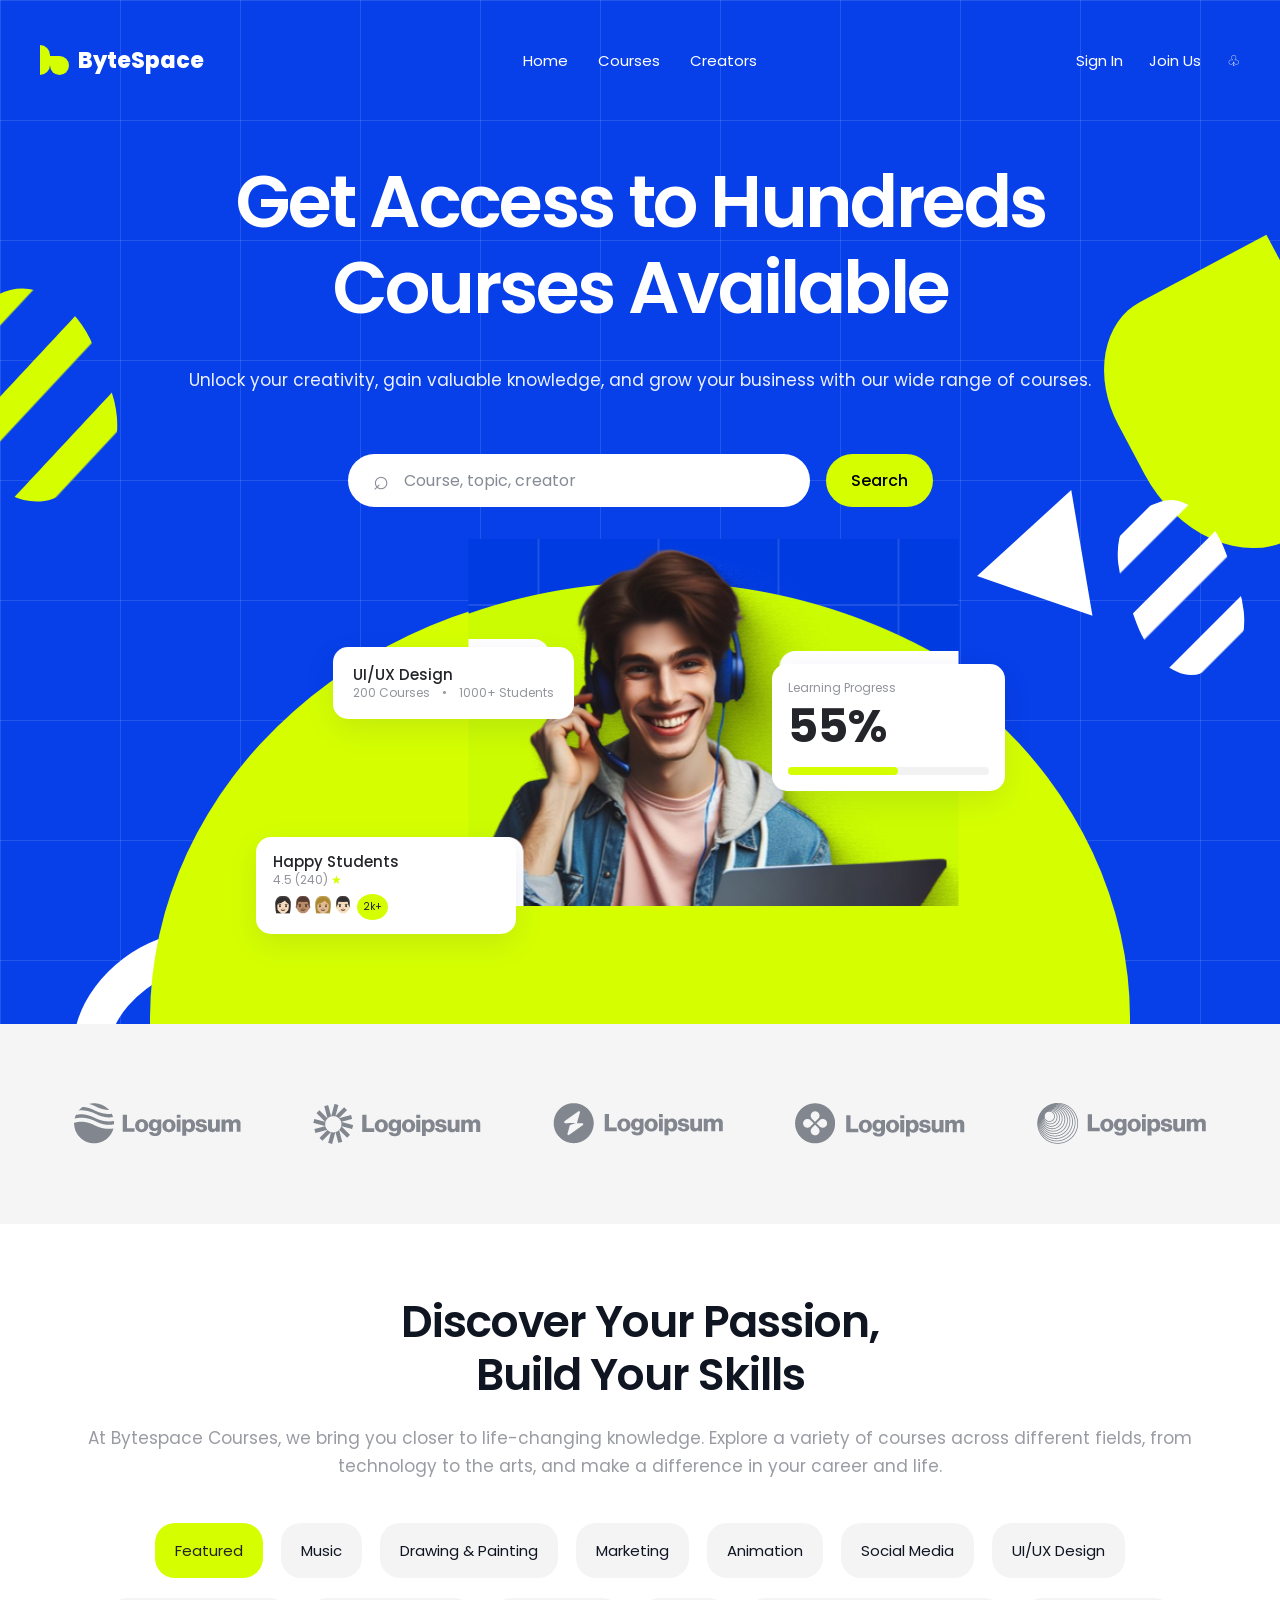
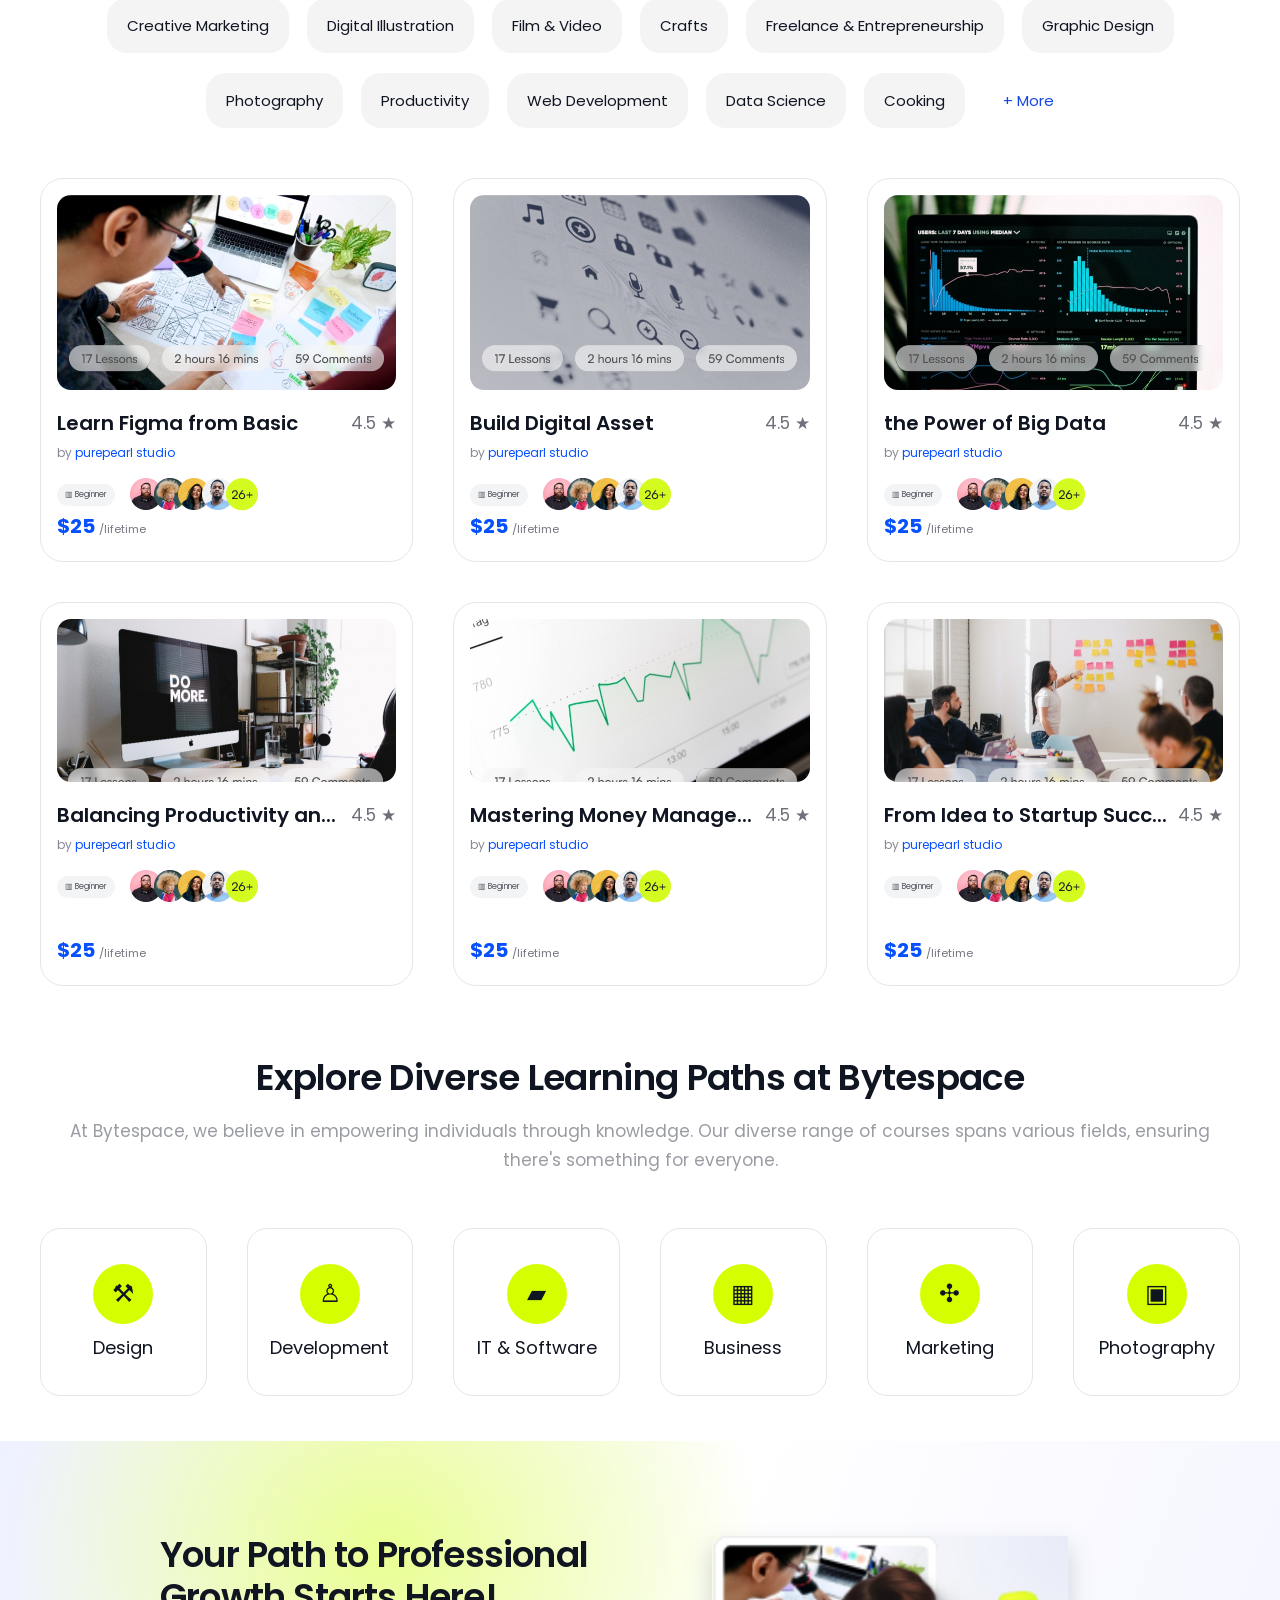
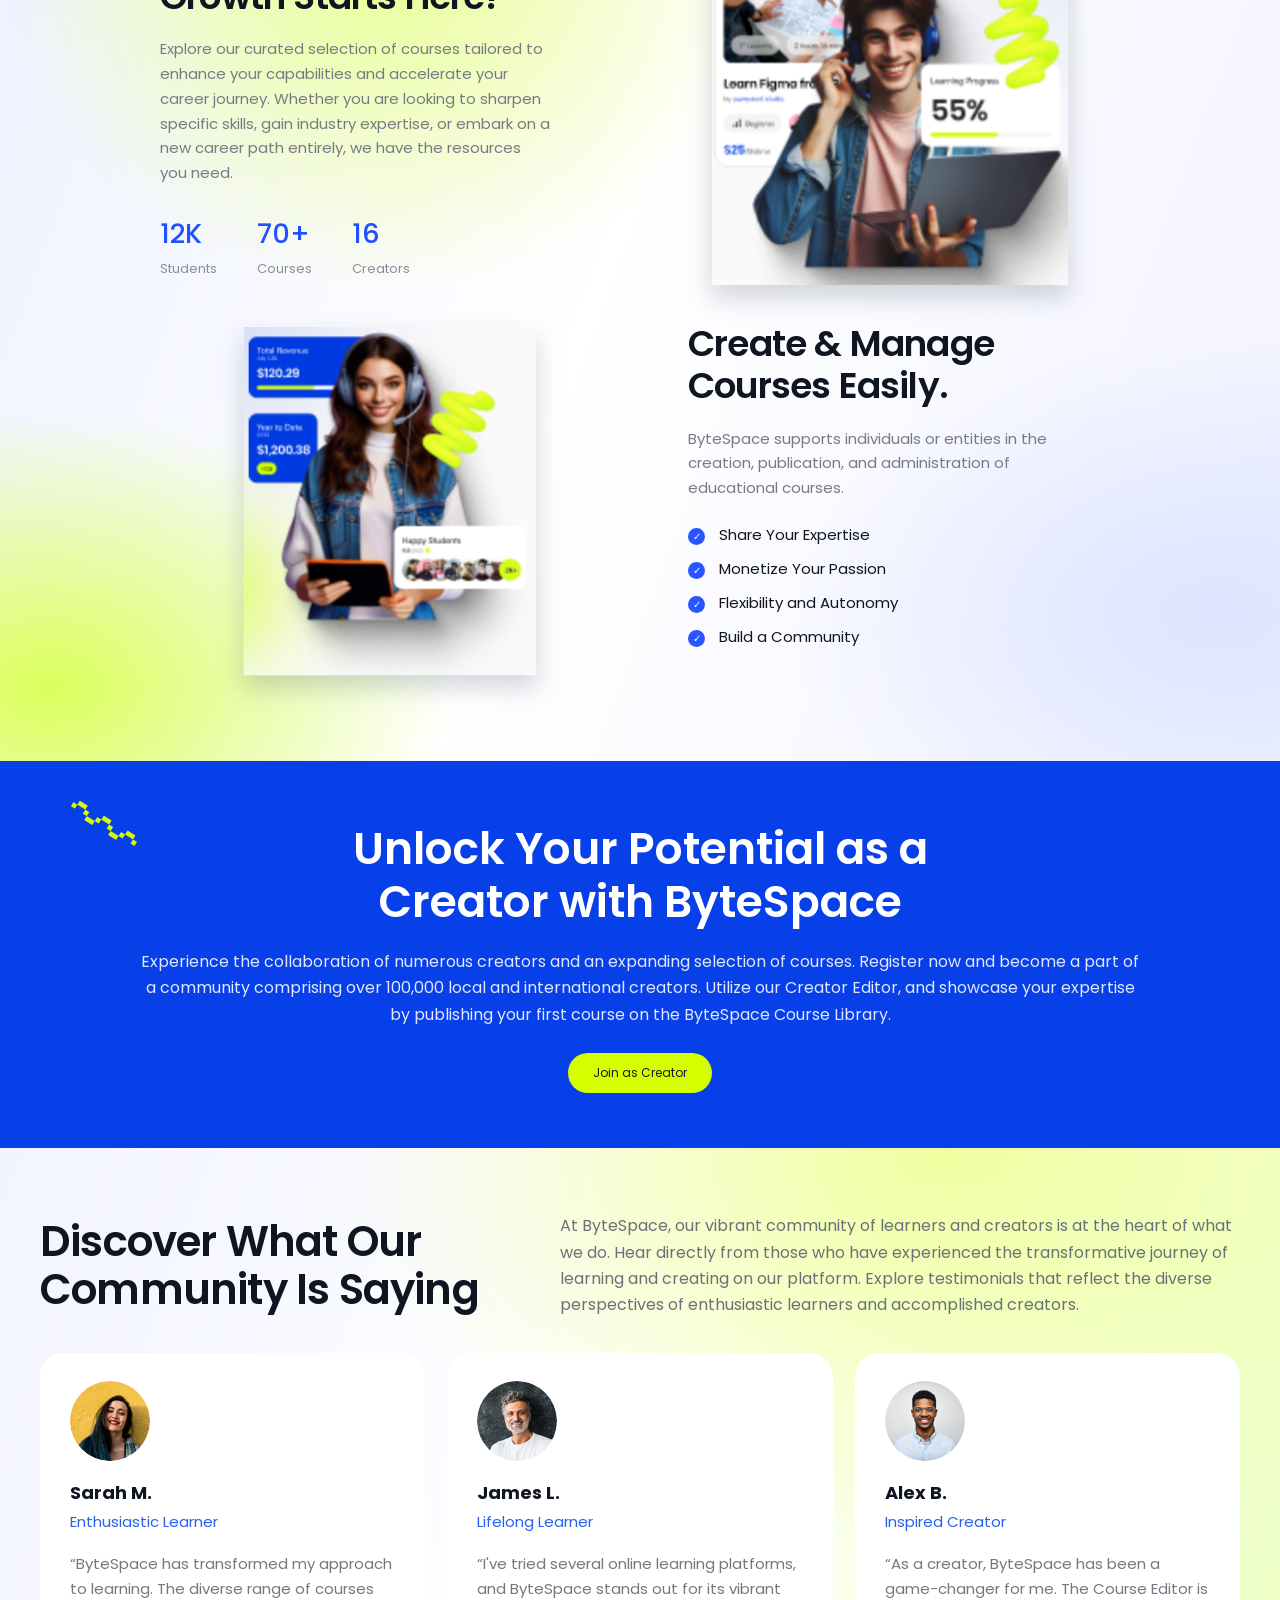
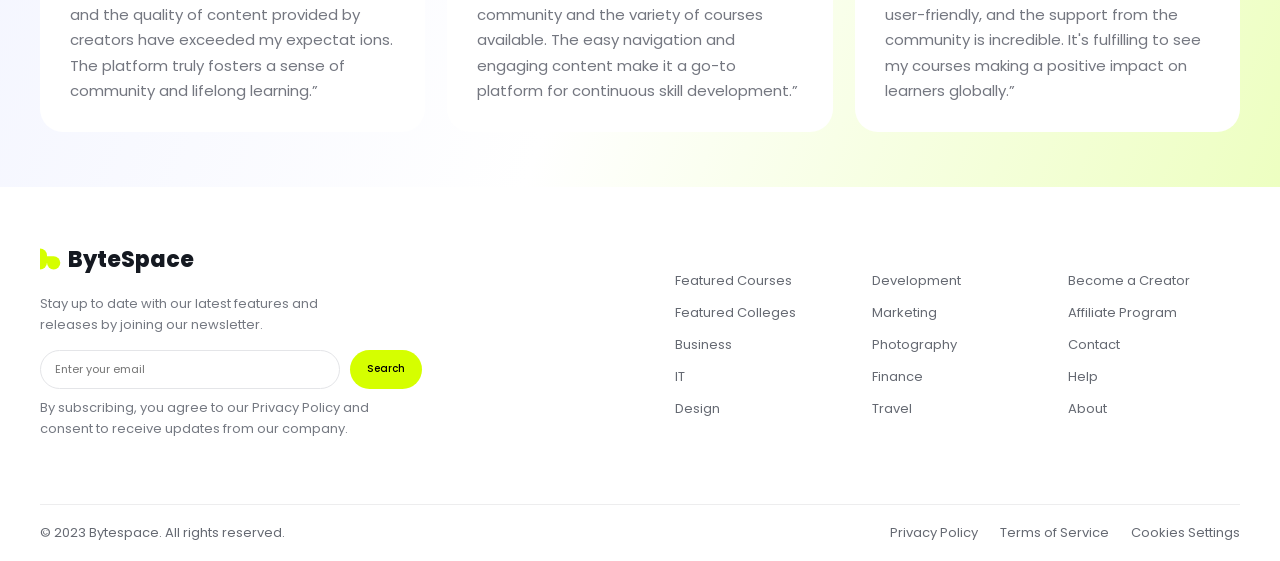
<file: index.html>
<!doctype html>
<html lang="en">
  <head>
    <meta charset="utf-8">
    <meta name="viewport" content="width=device-width, initial-scale=1">
    <meta name="theme-color" content="#073fe8">
    <title>
      ByteSpace — Learn, grow and create
    </title>
    <link rel="preconnect" href="https://fonts.googleapis.com">
    <link rel="preconnect" href="https://fonts.gstatic.com" crossorigin>
    <link href="https://fonts.googleapis.com/css2?family=Poppins:wght@400;500;600;700;800&display=swap" rel="stylesheet">
    <link rel="stylesheet" href="styles.css">
  </head>
  <body>
    <header class="hero" id="home">
      <div class="hero-grid">
      </div>
      <span class="squiggle lime-squiggle">
      </span>
      <span class="squiggle white-squiggle">
      </span>
      <span class="triangle">
      </span>
      <span class="ring">
      </span>
      <span class="corner">
      </span>
      <nav class="nav wrap" aria-label="Main navigation">
        <a class="brand" href="#home">
          <i class="brand-mark">
          </i>
          ByteSpace
        </a>
        <div class="nav-links">
          <a href="#home">
            Home
          </a>
          <a href="#courses">
            Courses
          </a>
          <a href="#creators">
            Creators
          </a>
        </div>
        <div class="nav-actions">
          <a href="login.html">
            Sign In
          </a>
          <a href="register.html">
            Join Us
          </a>
          <a href="#courses" aria-label="Shopping bag">
            ♧
          </a>
        </div>
      </nav>
      <div class="hero-copy">
        <h1>
          Get Access to Hundreds
          <br class="desktop-break">
          Courses Available
        </h1>
        <p>
          Unlock your creativity, gain valuable knowledge, and grow your business with our wide range of courses.
        </p>
        <form class="search" action="#courses">
          <label>
            <span aria-hidden="true">
              ⌕
            </span>
            <input aria-label="Search courses" placeholder="Course, topic, creator">
          </label>
          <button>
            Search
          </button>
        </form>
      </div>
      <div class="hero-art">
        <div class="lime-orbit">
        </div>
        <img class="hero-learner" src="assets/hero-figure.png" alt="Smiling learner wearing headphones and holding a tablet">
        <div class="float-card course-float">
          <b>
            UI/UX Design
          </b>
          <small>
            200 Courses　•　1000+ Students
          </small>
        </div>
        <div class="float-card progress-float">
          <small>
            Learning Progress
          </small>
          <strong>
            55%
          </strong>
          <span>
            <i>
            </i>
          </span>
        </div>
        <div class="float-card happy-float">
          <b>
            Happy Students
          </b>
          <small>
            4.5 (240)
            <em>
              ★
            </em>
          </small>
          <div class="faces">
            👩🏻👨🏽👩🏼👨🏻
            <em>
              2k+
            </em>
          </div>
        </div>
      </div>
    </header>
    <main>
      <section class="discovery section-wrap" id="courses">
        <div class="logo-strip" aria-label="Trusted by leading brands">
          <img src="assets/brand-logos.png" alt="Logoipsum partner brands">
        </div>
        <div class="section-heading">
          <h2>
            Discover Your Passion,
            <br>
            Build Your Skills
          </h2>
          <p>
            At Bytespace Courses, we bring you closer to life-changing knowledge. Explore a variety of courses across different fields, from technology to the arts, and make a difference in your career and life.
          </p>
        </div>
        <div class="chips">
          <span class="selected">
            Featured
          </span>
          <span>
            Music
          </span>
          <span>
            Drawing &amp; Painting
          </span>
          <span>
            Marketing
          </span>
          <span>
            Animation
          </span>
          <span>
            Social Media
          </span>
          <span>
            UI/UX Design
          </span>
          <span>
            Creative Marketing
          </span>
          <span>
            Digital Illustration
          </span>
          <span>
            Film &amp; Video
          </span>
          <span>
            Crafts
          </span>
          <span>
            Freelance &amp; Entrepreneurship
          </span>
          <span>
            Graphic Design
          </span>
          <span>
            Photography
          </span>
          <span>
            Productivity
          </span>
          <span>
            Web Development
          </span>
          <span>
            Data Science
          </span>
          <span>
            Cooking
          </span>
          <a href="#paths">
            + More
          </a>
        </div>
        <div class="course-grid">
          <article class="course-card">
            <img src="assets/course-figma.png" alt="Course preview">
            <div class="course-info">
              <div class="course-title-row">
                <h3>
                  Learn Figma from Basic
                </h3>
                <span class="rating">
                  4.5 ★
                </span>
              </div>
              <small class="instructor">
                by
                <a href="#creators">
                  purepearl studio
                </a>
              </small>
              <div class="course-lower">
                <span class="difficulty">
                  ▥ Beginner
                </span>
                <img src="assets/course-avatars.png" alt="">
              </div>
              <strong class="course-price">
                $25
                <small>
                  /lifetime
                </small>
              </strong>
            </div>
          </article>
          <article class="course-card">
            <img src="assets/course-design.png" alt="Course preview">
            <div class="course-info">
              <div class="course-title-row">
                <h3>
                  Build Digital Asset
                </h3>
                <span class="rating">
                  4.5 ★
                </span>
              </div>
              <small class="instructor">
                by
                <a href="#creators">
                  purepearl studio
                </a>
              </small>
              <div class="course-lower">
                <span class="difficulty">
                  ▥ Beginner
                </span>
                <img src="assets/course-avatars.png" alt="">
              </div>
              <strong class="course-price">
                $25
                <small>
                  /lifetime
                </small>
              </strong>
            </div>
          </article>
          <article class="course-card">
            <img src="assets/course-data.png" alt="Course preview">
            <div class="course-info">
              <div class="course-title-row">
                <h3>
                  the Power of Big Data
                </h3>
                <span class="rating">
                  4.5 ★
                </span>
              </div>
              <small class="instructor">
                by
                <a href="#creators">
                  purepearl studio
                </a>
              </small>
              <div class="course-lower">
                <span class="difficulty">
                  ▥ Beginner
                </span>
                <img src="assets/course-avatars.png" alt="">
              </div>
              <strong class="course-price">
                $25
                <small>
                  /lifetime
                </small>
              </strong>
            </div>
          </article>
          <article class="course-card">
            <img src="assets/course-balance.png" alt="Course preview">
            <div class="course-info">
              <div class="course-title-row">
                <h3>
                  Balancing Productivity an...
                </h3>
                <span class="rating">
                  4.5 ★
                </span>
              </div>
              <small class="instructor">
                by
                <a href="#creators">
                  purepearl studio
                </a>
              </small>
              <div class="course-lower">
                <span class="difficulty">
                  ▥ Beginner
                </span>
                <img src="assets/course-avatars.png" alt="">
              </div>
              <strong class="course-price">
                $25
                <small>
                  /lifetime
                </small>
              </strong>
            </div>
          </article>
          <article class="course-card">
            <img src="assets/course-money.png" alt="Course preview">
            <div class="course-info">
              <div class="course-title-row">
                <h3>
                  Mastering Money Manage...
                </h3>
                <span class="rating">
                  4.5 ★
                </span>
              </div>
              <small class="instructor">
                by
                <a href="#creators">
                  purepearl studio
                </a>
              </small>
              <div class="course-lower">
                <span class="difficulty">
                  ▥ Beginner
                </span>
                <img src="assets/course-avatars.png" alt="">
              </div>
              <strong class="course-price">
                $25
                <small>
                  /lifetime
                </small>
              </strong>
            </div>
          </article>
          <article class="course-card">
            <img src="assets/course-startup.png" alt="Course preview">
            <div class="course-info">
              <div class="course-title-row">
                <h3>
                  From Idea to Startup Succ...
                </h3>
                <span class="rating">
                  4.5 ★
                </span>
              </div>
              <small class="instructor">
                by
                <a href="#creators">
                  purepearl studio
                </a>
              </small>
              <div class="course-lower">
                <span class="difficulty">
                  ▥ Beginner
                </span>
                <img src="assets/course-avatars.png" alt="">
              </div>
              <strong class="course-price">
                $25
                <small>
                  /lifetime
                </small>
              </strong>
            </div>
          </article>
        </div>
        <div class="paths" id="paths">
          <h2>
            Explore Diverse Learning Paths at Bytespace
          </h2>
          <p>
            At Bytespace, we believe in empowering individuals through knowledge. Our diverse range of courses spans various fields, ensuring there's something for everyone.
          </p>
          <div class="path-grid">
            <a href="#courses">
              <i>
                ⚒
              </i>
              Design
            </a>
            <a href="#courses">
              <i>
                ♙
              </i>
              Development
            </a>
            <a href="#courses">
              <i>
                ▰
              </i>
              IT &amp; Software
            </a>
            <a href="#courses">
              <i>
                ▦
              </i>
              Business
            </a>
            <a href="#courses">
              <i>
                ✣
              </i>
              Marketing
            </a>
            <a href="#courses">
              <i>
                ▣
              </i>
              Photography
            </a>
          </div>
        </div>
      </section>
      <section class="features">
        <div class="feature-wrap">
          <article class="feature">
            <div class="feature-copy">
              <h2>
                Your Path to Professional
                <br>
                Growth Starts Here!
              </h2>
              <p>
                Explore our curated selection of courses tailored to enhance your capabilities and accelerate your career journey. Whether you are looking to sharpen specific skills, gain industry expertise, or embark on a new career path entirely, we have the resources you need.
              </p>
              <div class="stats">
                <span>
                  <b>
                    12K
                  </b>
                  <small>
                    Students
                  </small>
                </span>
                <span>
                  <b>
                    70+
                  </b>
                  <small>
                    Courses
                  </small>
                </span>
                <span>
                  <b>
                    16
                  </b>
                  <small>
                    Creators
                  </small>
                </span>
              </div>
            </div>
            <div class="feature-visual">
              <img src="assets/feature-learner.png" alt="Learner previewing a course with a learning progress card">
            </div>
          </article>
          <article class="feature creator-feature" id="creators">
            <div class="feature-visual">
              <img src="assets/feature-creator.png" alt="Creator using a tablet with revenue and student cards">
            </div>
            <div class="feature-copy">
              <h2>
                Create &amp; Manage
                <br>
                Courses Easily.
              </h2>
              <p>
                ByteSpace supports individuals or entities in the creation, publication, and administration of educational courses.
              </p>
              <ul>
                <li>
                  Share Your Expertise
                </li>
                <li>
                  Monetize Your Passion
                </li>
                <li>
                  Flexibility and Autonomy
                </li>
                <li>
                  Build a Community
                </li>
              </ul>
            </div>
          </article>
        </div>
      </section>
      <section class="creator-cta" id="join">
        <span class="cta-squiggle">
          〰
        </span>
        <h2>
          Unlock Your Potential as a
          <br>
          Creator with ByteSpace
        </h2>
        <p>
          Experience the collaboration of numerous creators and an expanding selection of courses. Register now and become a part of a community comprising over 100,000 local and international creators. Utilize our Creator Editor, and showcase your expertise by publishing your first course on the ByteSpace Course Library.
        </p>
        <a href="register.html">
          Join as Creator
        </a>
      </section>
      <section class="testimonials section-wrap">
        <div class="testimonial-heading">
          <h2>
            Discover What Our
            <br>
            Community Is Saying
          </h2>
          <p>
            At ByteSpace, our vibrant community of learners and creators is at the heart of what we do. Hear directly from those who have experienced the transformative journey of learning and creating on our platform. Explore testimonials that reflect the diverse perspectives of enthusiastic learners and accomplished creators.
          </p>
        </div>
        <div class="testimonial-grid">
          <article>
            <img class="avatar" src="assets/sarah.png" alt="">
            <h3>
              Sarah M.
            </h3>
            <a href="#courses">
              Enthusiastic Learner
            </a>
            <p>
              “ByteSpace has transformed my approach to learning. The diverse range of courses and the quality of content provided by creators have exceeded my expectat
              ions. The platform truly fosters a sense of community and lifelong learning.”
            </p>
          </article>
          <article>
            <img class="avatar" src="assets/james.png" alt="">
            <h3>
              James L.
            </h3>
            <a href="#courses">
              Lifelong Learner
            </a>
            <p>
              “I've tried several online learning platforms, and ByteSpace stands out for its vibrant community and the variety of courses available. The easy navigation and engaging content make it a go-to platform for continuous skill development.”
            </p>
          </article>
          <article>
            <img class="avatar" src="assets/alex.png" alt="">
            <h3>
              Alex B.
            </h3>
            <a href="#creators">
              Inspired Creator
            </a>
            <p>
              “As a creator, ByteSpace has been a game-changer for me. The Course Editor is user-friendly, and the support from the community is incredible. It's fulfilling to see my courses making a positive impact on learners globally.”
            </p>
          </article>
        </div>
      </section>
    </main>
    <footer>
      <div class="footer-main section-wrap">
        <div>
          <a class="brand footer-brand" href="#home">
            <i class="brand-mark">
            </i>
            ByteSpace
          </a>
          <p>
            Stay up to date with our latest features and releases by joining our newsletter.
          </p>
          <form class="newsletter">
            <label class="sr-only" for="email">
              Email
            </label>
            <input id="email" type="email" placeholder="Enter your email">
            <button>
              Search
            </button>
          </form>
          <small>
            By subscribing, you agree to our Privacy Policy and consent to receive updates from our company.
          </small>
        </div>
        <nav class="footer-links" aria-label="Footer">
          <div>
            <a href="#courses">
              Featured Courses
            </a>
            <a href="#courses">
              Featured Colleges
            </a>
            <a href="#courses">
              Business
            </a>
            <a href="#courses">
              IT
            </a>
            <a href="#courses">
              Design
            </a>
          </div>
          <div>
            <a href="#creators">
              Development
            </a>
            <a href="#courses">
              Marketing
            </a>
            <a href="#courses">
              Photography
            </a>
            <a href="#courses">
              Finance
            </a>
            <a href="#courses">
              Travel
            </a>
          </div>
          <div>
            <a href="register.html">
              Become a Creator
            </a>
            <a href="#home">
              Affiliate Program
            </a>
            <a href="#home">
              Contact
            </a>
            <a href="#home">
              Help
            </a>
            <a href="#home">
              About
            </a>
          </div>
        </nav>
      </div>
      <div class="legal section-wrap">
        <span>
          © 2023 Bytespace. All rights reserved.
        </span>
        <div>
          <a href="#home">
            Privacy Policy
          </a>
          <a href="#home">
            Terms of Service
          </a>
          <a href="#home">
            Cookies Settings
          </a>
        </div>
      </div>
    </footer>
  </body>
</html>
</file>
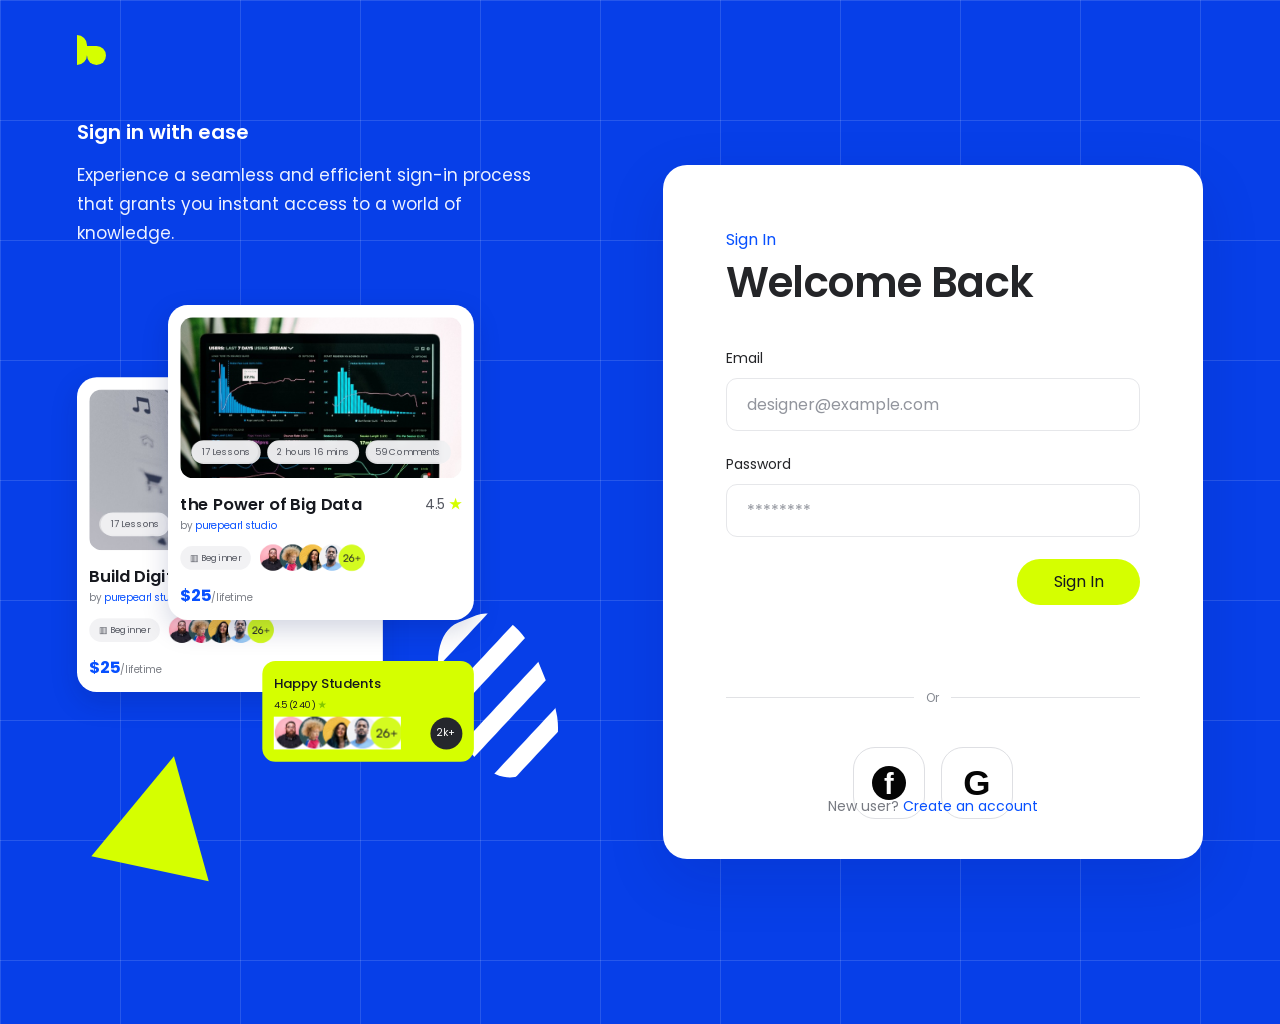
<file: login.html>
<!doctype html>
<html lang="en">
  <head>
    <meta charset="utf-8">
    <meta name="viewport" content="width=device-width, initial-scale=1">
    <meta name="theme-color" content="#073fe8">
    <title>Sign In | ByteSpace</title>
    <link rel="preconnect" href="https://fonts.googleapis.com">
    <link rel="preconnect" href="https://fonts.gstatic.com" crossorigin>
    <link href="https://fonts.googleapis.com/css2?family=Poppins:wght@400;500;600;700;800&display=swap" rel="stylesheet">
    <link rel="stylesheet" href="register.css">
    <link rel="stylesheet" href="login.css">
  </head>
  <body>
    <main class="register-page login-page">
      <div class="grid-pattern" aria-hidden="true"></div>
      <span class="decoration lime-swoosh" aria-hidden="true"></span>
      <span class="decoration white-swoosh" aria-hidden="true"></span>
      <span class="decoration lime-triangle" aria-hidden="true"></span>
      <span class="decoration lime-ring" aria-hidden="true"></span>

      <section class="intro" aria-labelledby="intro-title">
        <a class="brand" href="index.html" aria-label="ByteSpace home">
          <span class="brand-mark" aria-hidden="true"></span>
          <span>ByteSpace</span>
        </a>
        <h1 id="intro-title">Sign in with ease</h1>
        <p>Experience a seamless and efficient sign-in process that grants you instant access to a world of knowledge.</p>

        <div class="course-stack" aria-label="Featured course previews">
          <article class="mini-course mini-course-back">
            <img src="assets/course-design.png" alt="Digital design course preview">
            <div class="mini-meta"><span>17 Lessons</span><span>2 hours 16 mins</span><span>59 Comments</span></div>
            <div class="mini-title-row">
              <h2>Build Digital Asset</h2>
              <span class="mini-rating">4.5 <b>★</b></span>
            </div>
            <p>by <a href="index.html#creators">purepearl studio</a></p>
            <div class="mini-bottom"><span>▥ Beginner</span><img src="assets/course-avatars.png" alt="Course students"></div>
            <strong>$25<small>/lifetime</small></strong>
          </article>

          <article class="mini-course mini-course-front">
            <img src="assets/course-data.png" alt="Data analytics course preview">
            <div class="mini-meta"><span>17 Lessons</span><span>2 hours 16 mins</span><span>59 Comments</span></div>
            <div class="mini-title-row">
              <h2>the Power of Big Data</h2>
              <span class="mini-rating">4.5 <b>★</b></span>
            </div>
            <p>by <a href="index.html#creators">purepearl studio</a></p>
            <div class="mini-bottom"><span>▥ Beginner</span><img src="assets/course-avatars.png" alt="Course students"></div>
            <strong>$25<small>/lifetime</small></strong>
          </article>

          <aside class="student-card">
            <strong>Happy Students</strong>
            <span>4.5 (240) <b>★</b></span>
            <img src="assets/course-avatars.png" alt="ByteSpace students">
            <i>2k+</i>
          </aside>
        </div>
      </section>

      <section class="form-card login-card" aria-labelledby="welcome-title">
        <p class="eyebrow">Sign In</p>
        <h2 id="welcome-title">Welcome Back</h2>

        <form>
          <label for="email">Email</label>
          <input id="email" name="email" type="email" placeholder="designer@example.com" autocomplete="email" required>

          <label for="password">Password</label>
          <input id="password" name="password" type="password" placeholder="********" autocomplete="current-password" required>

          <button type="button">Sign In</button>
        </form>

        <div class="login-divider" aria-label="Or sign in with">
          <span></span>
          <p>Or</p>
          <span></span>
        </div>

        <div class="social-buttons" aria-label="Other sign-in options">
          <button type="button" aria-label="Sign in with Facebook"><span class="facebook-icon" aria-hidden="true">f</span></button>
          <button type="button" aria-label="Sign in with Google"><span class="google-icon" aria-hidden="true">G</span></button>
        </div>

        <p class="login-prompt">New user? <a href="register.html">Create an account</a></p>
      </section>
    </main>
  </body>
</html>
</file>
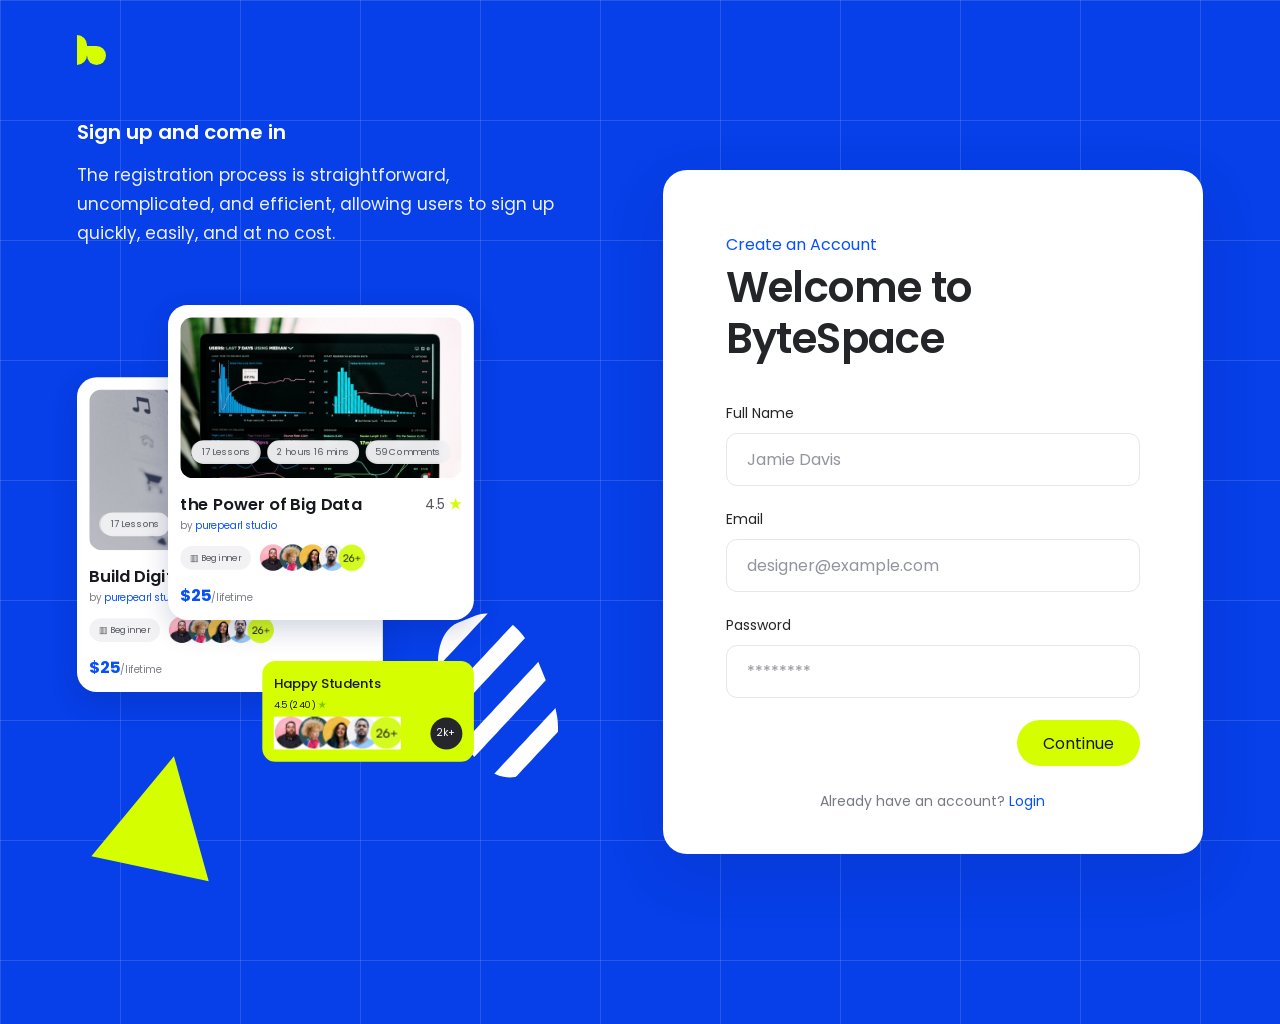
<file: register.html>
<!doctype html>
<html lang="en">
  <head>
    <meta charset="utf-8">
    <meta name="viewport" content="width=device-width, initial-scale=1">
    <meta name="theme-color" content="#073fe8">
    <title>Create an Account | ByteSpace</title>
    <link rel="preconnect" href="https://fonts.googleapis.com">
    <link rel="preconnect" href="https://fonts.gstatic.com" crossorigin>
    <link href="https://fonts.googleapis.com/css2?family=Poppins:wght@400;500;600;700;800&display=swap" rel="stylesheet">
    <link rel="stylesheet" href="register.css">
  </head>
  <body>
    <main class="register-page">
      <div class="grid-pattern" aria-hidden="true"></div>
      <span class="decoration lime-swoosh" aria-hidden="true"></span>
      <span class="decoration white-swoosh" aria-hidden="true"></span>
      <span class="decoration lime-triangle" aria-hidden="true"></span>
      <span class="decoration lime-ring" aria-hidden="true"></span>

      <section class="intro" aria-labelledby="intro-title">
        <a class="brand" href="index.html" aria-label="ByteSpace home">
          <span class="brand-mark" aria-hidden="true"></span>
          <span>ByteSpace</span>
        </a>
        <h1 id="intro-title">Sign up and come in</h1>
        <p>The registration process is straightforward, uncomplicated, and efficient, allowing users to sign up quickly, easily, and at no cost.</p>

        <div class="course-stack" aria-label="Featured course previews">
          <article class="mini-course mini-course-back">
            <img src="assets/course-design.png" alt="Digital design course preview">
            <div class="mini-meta"><span>17 Lessons</span><span>2 hours 16 mins</span><span>59 Comments</span></div>
            <div class="mini-title-row">
              <h2>Build Digital Asset</h2>
              <span class="mini-rating">4.5 <b>★</b></span>
            </div>
            <p>by <a href="index.html#creators">purepearl studio</a></p>
            <div class="mini-bottom"><span>▥ Beginner</span><img src="assets/course-avatars.png" alt="Course students"></div>
            <strong>$25<small>/lifetime</small></strong>
          </article>

          <article class="mini-course mini-course-front">
            <img src="assets/course-data.png" alt="Data analytics course preview">
            <div class="mini-meta"><span>17 Lessons</span><span>2 hours 16 mins</span><span>59 Comments</span></div>
            <div class="mini-title-row">
              <h2>the Power of Big Data</h2>
              <span class="mini-rating">4.5 <b>★</b></span>
            </div>
            <p>by <a href="index.html#creators">purepearl studio</a></p>
            <div class="mini-bottom"><span>▥ Beginner</span><img src="assets/course-avatars.png" alt="Course students"></div>
            <strong>$25<small>/lifetime</small></strong>
          </article>

          <aside class="student-card">
            <strong>Happy Students</strong>
            <span>4.5 (240) <b>★</b></span>
            <img src="assets/course-avatars.png" alt="ByteSpace students">
            <i>2k+</i>
          </aside>
        </div>
      </section>

      <section class="form-card" aria-labelledby="welcome-title">
        <p class="eyebrow">Create an Account</p>
        <h2 id="welcome-title">Welcome to<br>ByteSpace</h2>

        <form action="#" method="post">
          <label for="full-name">Full Name</label>
          <input id="full-name" name="full-name" type="text" placeholder="Jamie Davis" autocomplete="name" required>

          <label for="email">Email</label>
          <input id="email" name="email" type="email" placeholder="designer@example.com" autocomplete="email" required>

          <label for="password">Password</label>
          <input id="password" name="password" type="password" placeholder="********" autocomplete="new-password" required>

          <button type="submit">Continue</button>
        </form>

        <p class="login-prompt">Already have an account? <a href="login.html">Login</a></p>
      </section>
    </main>
  </body>
</html>
</file>
<file: styles.css>
:root{
  --blue:#073fe8;
  --lime:#d5ff00;
  --ink:#101522;
  --muted:#90939b;
  --wrap:940px;
  font-family:Poppins,Arial,sans-serif;
  color:var(--ink);
  background:#fff
}
*{
  box-sizing:border-box
}
html{
  scroll-behavior:smooth
}
body{
  margin:0;
  min-width:320px;
  background:#fff;
  font-family:Poppins,Arial,sans-serif
}
a{
  color:inherit;
  text-decoration:none
}
.hero{
  position:relative;
  isolation:isolate;
  overflow:hidden;
  width:100%;
  max-width:none;
  min-height:1024px;
  margin:0;
  background:var(--blue);
  color:#fff
}
.hero-grid{
  position:absolute;
  inset:0;
  z-index:-1;
  background-image:linear-gradient(90deg,#ffffff1f 1px,transparent 1px),linear-gradient(#ffffff1f 1px,transparent 1px);
  background-size:120px 120px
}
.wrap{
  width:min(1200px,calc(100% - 64px));
  margin:auto
}
.nav{
  height:120px;
  display:flex;
  align-items:center;
  justify-content:space-between
}
.brand{
  display:inline-flex;
  gap:9px;
  align-items:center;
  font-weight:800;
  font-size:22px;
  color:inherit
}
.brand-mark{
  width:29px;
  height:30px;
  display:block;
  position:relative
}
.brand-mark:before,.brand-mark:after{
  content:"";
  position:absolute;
  background:var(--lime)
}
.brand-mark:before{
  width:10px;
  height:30px;
  border-radius:0 12px 12px 0
}
.brand-mark:after{
  width:19px;
  height:19px;
  border-radius:0 15px 15px;
  left:10px;
  bottom:0
}
.nav-links,.nav-actions{
  display:flex;
  align-items:center;
  gap:30px;
  font-size:15px
}
.nav-actions{
  gap:26px
}
.nav a:hover{
  color:var(--lime)
}
.hero-copy{
  position:relative;
  z-index:3;
  text-align:center;
  padding:39px 24px 0
}
.hero h1{
  font-size:72px;
  line-height:1.2;
  letter-spacing:-2.6px;
  margin:0 auto 35px;
  font-weight:700
}
.hero-copy>p{
  font-size:17px;
  margin:0 auto 61px;
  color:#edf1ff
}
.search{
  display:flex;
  align-items:center;
  justify-content:center;
  gap:16px
}
.search label{
  height:53px;
  width:462px;
  border-radius:30px;
  background:#fff;
  color:#8b8e98;
  display:flex;
  align-items:center;
  gap:13px;
  padding:0 25px
}
.search label span{
  font-size:27px
}
.search input,.newsletter input{
  border:0;
  outline:0;
  background:transparent;
  font:inherit;
  color:#292b32;
  width:100%
}
.search input::placeholder{
  color:#858a95
}
.search button,.newsletter button{
  background:var(--lime);
  border:0;
  border-radius:28px;
  padding:14px 25px;
  font:500 16px Poppins,Arial,sans-serif;
  cursor:pointer
}
main{
  background:#fff
}
.hero-art{
  position:absolute;
  z-index:1;
  left:50%;
  bottom:-130px;
  transform:translateX(-50%);
  width:min(960px,88%);
  height:470px
}
.lime-orbit{
  position:absolute;
  bottom:-300px;
  left:50%;
  transform:translateX(-50%);
  width:980px;
  height:870px;
  background:var(--lime);
  border-radius:50% 50% 0 0
}
.hero-learner{
  position:absolute;
  z-index:2;
  width:460px;
  height:auto;
  left:50%;
  bottom:140px;
  transform:translateX(-50%)
}
.float-card{
  position:absolute;
  z-index:4;
  color:#24252a;
  background:#fff;
  border-radius:15px;
  box-shadow:0 10px 30px #001b7c18;
  line-height:1.4
}
.float-card b{
  display:block;
  font-size:15px;
  font-weight:500
}
.float-card small{
  font-size:12px;
  color:#92959c;
  display:block
}
.course-float{
  left:9%;
  top:-37px;
  padding:17px 20px
}
.progress-float{
  right:17%;
  top:-20px;
  width:233px;
  padding:16px
}
.progress-float strong{
  display:block;
  font-size:46px;
  line-height:1.3
}
.progress-float>span{
  display:block;
  height:8px;
  border-radius:8px;
  background:#f2f2f2;
  margin-top:10px
}
.progress-float i{
  display:block;
  width:55%;
  height:100%;
  border-radius:inherit;
  background:var(--lime)
}
.happy-float{
  left:0;
  bottom:220px;
  padding:14px 17px;
  min-width:260px
}
.float-card em{
  color:var(--lime);
  font-style:normal
}
.faces{
  margin-top:5px
}
.faces em{
  display:inline-block;
  background:var(--lime);
  color:#222;
  border-radius:50%;
  padding:6px;
  font-size:10px
}
.squiggle{
  position:absolute;
  z-index:2;
  width:155px;
  height:210px;
  top:290px;
  left:-48px;
  transform:rotate(-22deg);
  border-radius:40%;
  background:repeating-linear-gradient(155deg,transparent 0 28px,var(--lime) 29px 58px,transparent 60px 79px)
}
.white-squiggle{
  left:auto;
  top:500px;
  right:45px;
  width:108px;
  height:175px;
  transform:rotate(-20deg);
  background:repeating-linear-gradient(155deg,transparent 0 22px,#fff 23px 48px,transparent 50px 64px)
}
.triangle{
  position:absolute;
  right:13%;
  top:487px;
  width:0;
  height:0;
  border-left:61px solid transparent;
  border-right:61px solid transparent;
  border-bottom:112px solid white;
  transform:rotate(19deg)
}
.ring{
  position:absolute;
  left:5%;
  bottom:-65px;
  width:206px;
  height:145px;
  border:38px solid white;
  border-radius:50%;
  transform:rotate(-37deg)
}
.corner{
  position:absolute;
  right:-65px;
  top:270px;
  width:220px;
  height:280px;
  background:var(--lime);
  border-radius:35% 0 0 45%;
  transform:rotate(-28deg)
}
.section-wrap{
  max-width:var(--wrap);
  width:calc(100% - 48px);
  margin:0 auto
}
.discovery{
  padding:0 0 45px
}
.logo-strip{
  height:64px;
  width:100vw;
  margin-left:calc(50% - 50vw);
  padding:0 max(24px,calc(50vw - 470px));
  display:flex;
  align-items:center;
  justify-content:space-between;
  background:#f5f5f6;
  color:#767a83;
  font-size:13px
}
.logo-strip span{
  white-space:nowrap
}
.section-heading{
  text-align:center;
  padding:26px 0 22px
}
.section-heading h2,.paths h2{
  font-size:29px;
  line-height:1.12;
  letter-spacing:-.7px;
  margin:0 0 16px
}
.section-heading p,.paths>p{
  font-size:12px;
  line-height:1.55;
  color:#9a9ca3;
  margin:0
}
.chips{
  display:flex;
  flex-wrap:wrap;
  justify-content:center;
  gap:8px 10px;
  margin:0 auto 34px;
  max-width:900px
}
.chips span,.chips a{
  padding:7px 12px;
  border-radius:20px;
  background:#f4f4f5;
  font-size:10px;
  white-space:nowrap
}
.chips .selected{
  background:var(--lime);
  color:#222
}
.chips a{
  color:#1547e4;
  background:#fff
}
.course-grid{
  display:grid;
  grid-template-columns:repeat(3,minmax(0,1fr));
  gap:18px 22px
}
.course-card{
  overflow:hidden;
  border:1px solid #e5e6e9;
  border-radius:17px;
  padding:9px;
  background:#fff;
  min-width:0
}
.course-card>img{
  width:100%;
  height:155px;
  display:block;
  border-radius:11px;
  object-fit:cover
}
.course-info{
  position:relative;
  padding:9px 2px 2px
}
.course-info h3{
  font-size:14px;
  white-space:nowrap;
  overflow:hidden;
  text-overflow:ellipsis;
  margin:0 0 4px
}
.course-info>small{
  display:block;
  color:#3360e8;
  font-size:9px
}
.course-bottom{
  display:flex;
  align-items:baseline;
  margin-top:9px
}
.course-bottom>b{
  color:#1850ed;
  font-size:13px
}
.course-bottom>small{
  font-size:8px;
  color:#9b9da3
}
.course-bottom>span{
  font-size:11px;
  margin-left:auto;
  white-space:nowrap
}
.course-bottom i{
  font-style:normal;
  font-size:9px;
  background:var(--lime);
  padding:5px;
  border-radius:50%
}
.paths{
  text-align:center;
  padding-top:43px
}
.paths h2{
  font-size:24px;
  margin-bottom:12px
}
.path-grid{
  display:grid;
  grid-template-columns:repeat(6,1fr);
  gap:20px;
  margin-top:32px
}
.path-grid a{
  border:1px solid #e4e5e9;
  border-radius:16px;
  min-height:108px;
  display:flex;
  flex-direction:column;
  align-items:center;
  justify-content:center;
  gap:10px;
  font-size:13px
}
.path-grid i{
  font-style:normal;
  width:40px;
  height:40px;
  border-radius:50%;
  background:var(--lime);
  display:grid;
  place-items:center;
  font-size:19px
}
.features{
  background:radial-gradient(ellipse at 30% 12%,#eaff93,transparent 30%),radial-gradient(ellipse at 4% 92%,#dcff5a,transparent 23%),radial-gradient(ellipse at 95% 84%,#dce4ff,transparent 25%),linear-gradient(110deg,#eef1ff,#fff 47%,#f1f2ff);
  padding:70px 24px
}
.feature-wrap{
  max-width:var(--wrap);
  margin:auto
}
.feature{
  min-height:390px;
  display:grid;
  grid-template-columns:1fr 1fr;
  align-items:center;
  gap:40px
}
.feature-copy h2{
  font-size:30px;
  line-height:1.16;
  letter-spacing:-.8px;
  margin:0 0 20px
}
.feature-copy p{
  max-width:390px;
  font-size:12px;
  line-height:1.65;
  color:#777a82
}
.stats{
  display:flex;
  gap:40px;
  margin-top:28px
}
.stats span{
  display:grid;
  gap:5px
}
.stats b{
  font-size:20px;
  color:#2052ff;
  font-weight:500
}
.stats small{
  font-size:10px;
  color:#8a8d95
}
.feature-visual{
  height:340px;
  position:relative;
  display:grid;
  place-items:center
}
.feature-visual>img{
  width:82%;
  max-height:350px;
  object-fit:contain;
  filter:drop-shadow(0 12px 12px #29354b33)
}
.feature-card{
  position:absolute;
  right:0;
  top:10px;
  width:235px;
  background:#fff;
  border-radius:14px;
  padding:12px;
  box-shadow:0 5px 20px #27304c14;
  font-size:11px
}
.feature-card small,.feature-card b{
  display:block;
  margin-top:6px
}
.feature-card b{
  color:#2851e8
}
.creator-feature .feature-copy{
  padding-left:28px
}
.feature-copy ul{
  list-style:none;
  margin:22px 0;
  padding:0;
  font-size:12px
}
.feature-copy li{
  margin:11px 0
}
.feature-copy li:before{
  content:'✓';
  color:#fff;
  background:#2855ff;
  width:17px;
  height:17px;
  border-radius:50%;
  display:inline-grid;
  place-items:center;
  margin-right:10px;
  font-size:10px
}
.revenue{
  position:absolute;
  top:18px;
  left:0;
  background:#0642e9;
  color:#fff;
  padding:12px;
  border-radius:7px;
  display:grid;
  gap:5px;
  font-size:10px
}
.revenue b{
  font-size:12px
}
.revenue hr{
  width:100%;
  border:0;
  border-top:1px solid #ffffff80
}
.creator-cta{
  text-align:center;
  color:#fff;
  background:var(--blue);
  position:relative;
  overflow:hidden;
  padding:62px 24px 55px
}
.creator-cta h2{
  font-size:32px;
  line-height:1.2;
  margin:0 0 20px
}
.creator-cta p{
  font-size:12px;
  line-height:1.65;
  color:#e0e7ff;
  margin:0 auto 25px;
  max-width:1000px
}
.creator-cta>a{
  display:inline-block;
  background:var(--lime);
  color:#151a27;
  border-radius:25px;
  padding:11px 25px;
  font-size:12px
}
.cta-squiggle{
  position:absolute;
  left:5%;
  top:10px;
  font-size:75px;
  color:var(--lime);
  transform:rotate(32deg)
}
.testimonials.section-wrap{
  width:100%;
  max-width:none;
  padding-left:24px;
  padding-right:24px
}
.testimonial-heading,.testimonial-grid{
  width:100%;
  max-width:940px;
  margin-left:auto;
  margin-right:auto
}
.testimonials{
  padding-top:65px;
  padding-bottom:55px;
  background:radial-gradient(ellipse at 74% 0,#efffa0,transparent 45%),linear-gradient(110deg,#f2f4ff,#fff 50%,#edffc1)
}
.testimonial-heading{
  display:grid;
  grid-template-columns:1fr 1.4fr;
  align-items:center;
  gap:35px;
  margin-bottom:34px
}
.testimonial-heading h2{
  font-size:30px;
  line-height:1.15;
  letter-spacing:-.8px;
  margin:0
}
.testimonial-heading p{
  font-size:12px;
  color:#6c7078;
  line-height:1.65;
  margin:0
}
.testimonial-grid{
  display:grid;
  grid-template-columns:repeat(3,1fr);
  gap:22px
}
.testimonial-grid article{
  border-radius:18px;
  background:#fff;
  padding:20px 22px;
  min-height:260px
}
.avatar{
  width:42px;
  height:42px;
  border-radius:50%;
  display:grid;
  place-items:center;
  background:linear-gradient(135deg,#ffc65d,#9b5e29);
  font-style:normal;
  font-weight:700;
  color:white
}
.testimonial-grid article:nth-child(2) .avatar{
  background:linear-gradient(135deg,#c6d8d6,#657c7f)
}
.testimonial-grid article:nth-child(3) .avatar{
  background:linear-gradient(135deg,#e1b993,#754c39)
}
.testimonial-grid h3{
  font-size:13px;
  margin:13px 0 3px
}
.testimonial-grid a{
  font-size:10px;
  color:#2760ed
}
.testimonial-grid p{
  font-size:11px;
  line-height:1.6;
  color:#747780;
  margin:17px 0 0
}
footer{
  background:#fff
}
.footer-main{
  padding-top:32px;
  padding-bottom:43px;
  display:grid;
  grid-template-columns:1fr 1fr;
  gap:70px
}
.footer-brand{
  font-size:15px;
  color:#151921;
  gap:6px
}
.footer-brand .brand-mark{
  transform:scale(.7);
  transform-origin:left center;
  width:22px
}
.footer-main>div>p,.footer-main>div>small{
  font-size:9px;
  color:#757982;
  line-height:1.6;
  display:block;
  max-width:330px
}
.newsletter{
  display:flex;
  gap:10px;
  margin:14px 0 9px
}
.newsletter input{
  height:39px;
  border:1px solid #e4e5e8;
  border-radius:25px;
  padding:0 14px;
  width:min(300px,70%);
  font-size:11px
}
.newsletter button{
  font-size:10px;
  padding:0 17px
}
.footer-links{
  display:grid;
  grid-template-columns:repeat(3,1fr);
  gap:25px;
  padding-top:28px
}
.footer-links div{
  display:grid;
  align-content:start;
  gap:12px
}
.footer-links a,.legal{
  font-size:9px;
  color:#656972
}
.legal{
  border-top:1px solid #ededee;
  padding-top:18px;
  padding-bottom:18px;
  display:flex;
  justify-content:space-between
}
.legal div{
  display:flex;
  gap:22px
}
.sr-only{
  position:absolute;
  width:1px;
  height:1px;
  padding:0;
  margin:-1px;
  overflow:hidden;
  clip:rect(0,0,0,0);
  white-space:nowrap;
  border:0
}
@media(max-width:900px){
  .hero{
    min-height:850px
  }
  .hero h1{
    font-size:clamp(42px,8vw,64px)
  }
  .hero-art{
    width:100%;
    bottom:-135px
  }
  .hero-learner{
    width:min(500px,62vw)
  }
  .progress-float{
    right:7%
  }
  .course-float{
    left:4%
  }
  .section-wrap{
    width:calc(100% - 40px)
  }
  .logo-strip{
    margin-left:calc(50% - 50vw);
    padding:0 20px
  }
  .course-grid{
    gap:14px
  }
  .course-card>img{
    height:130px
  }
  .features{
    padding:50px 24px
  }
  .feature{
    gap:20px;
    min-height:340px
  }
  .feature-copy h2,.testimonial-heading h2{
    font-size:26px
  }
  .feature-visual>img{
    width:100%
  }
  .feature-card{
    width:200px
  }
  .path-grid{
    gap:12px
  }
  .testimonial-grid{
    gap:14px
  }
  .testimonial-grid article{
    padding:17px;
    min-height:250px
  }
}
@media(max-width:600px){
  .hero{
    min-height:760px
  }
  .wrap{
    width:calc(100% - 32px)
  }
  .nav{
    height:76px
  }
  .brand{
    font-size:18px;
    gap:6px
  }
  .brand-mark{
    transform:scale(.8);
    transform-origin:left center;
    width:24px
  }
  .nav-links{
    display:none
  }
  .nav-actions{
    gap:14px;
    font-size:12px
  }
  .hero-copy{
    padding:42px 18px 0
  }
  .hero h1{
    font-size:clamp(35px,9vw,52px);
    line-height:1.12;
    letter-spacing:-1.5px;
    margin-bottom:20px
  }
  .desktop-break{
    display:none
  }
  .hero-copy>p{
    font-size:13px;
    line-height:1.6;
    margin-bottom:25px
  }
  .search{
    gap:8px
  }
  .search label{
    height:46px;
    width:min(68vw,330px);
    padding:0 14px
  }
  .search button{
    padding:13px 16px;
    font-size:13px
  }
  .hero-art{
    height:340px;
    bottom:-90px
  }
  .lime-orbit{
    width:140vw;
    height:440px;
    bottom:-230px
  }
  .hero-learner{
    width:390px;
    max-width:100%
  }
  .course-float{
    top:92px;
    left:2%;
    padding:10px
  }
  .course-float b{
    font-size:12px
  }
  .course-float small,.progress-float small{
    font-size:9px
  }
  .progress-float{
    top:115px;
    right:2%;
    width:130px;
    padding:10px
  }
  .progress-float strong{
    font-size:30px
  }
  .progress-float>span{
    height:5px
  }
  .happy-float{
    left:1%;
    bottom:40px;
    min-width:172px;
    padding:9px
  }
  .happy-float b{
    font-size:11px
  }
  .happy-float small{
    font-size:9px
  }
  .squiggle{
    width:75px;
    height:140px;
    left:-35px;
    top:260px
  }
  .white-squiggle{
    width:60px;
    height:115px;
    right:-18px;
    top:410px
  }
  .ring{
    width:115px;
    height:80px;
    border-width:23px;
    left:-20px;
    bottom:0
  }
  .triangle{
    right:4%;
    top:410px;
    border-left-width:31px;
    border-right-width:31px;
    border-bottom-width:58px
  }
  .corner{
    width:100px;
    height:140px;
    right:-50px;
    top:220px
  }
  .section-wrap{
    width:calc(100% - 32px)
  }
  .logo-strip{
    height:56px;
    margin-left:calc(50% - 50vw);
    padding:0 16px;
    gap:16px;
    overflow:hidden;
    font-size:9px
  }
  .section-heading{
    padding:28px 0 18px
  }
  .section-heading h2{
    font-size:24px
  }
  .section-heading p,.paths>p{
    font-size:10px
  }
  .chips{
    gap:7px;
    margin-bottom:22px
  }
  .chips span,.chips a{
    font-size:9px;
    padding:6px 9px
  }
  .course-grid{
    grid-template-columns:repeat(2,minmax(0,1fr));
    gap:12px
  }
  .course-card{
    padding:6px;
    border-radius:12px
  }
  .course-card>img{
    height:105px;
    border-radius:8px
  }
  .course-info{
    padding:8px 1px 2px
  }
  .course-info h3{
    font-size:10px
  }
  .course-info>small{
    font-size:8px
  }
  .course-bottom{
    margin-top:6px
  }
  .course-bottom>b{
    font-size:10px
  }
  .course-bottom>span{
    font-size:8px
  }
  .course-bottom i{
    font-size:7px;
    padding:4px
  }
  .paths{
    padding-top:32px
  }
  .paths h2{
    font-size:19px
  }
  .path-grid{
    grid-template-columns:repeat(3,1fr);
    gap:10px;
    margin-top:20px
  }
  .path-grid a{
    min-height:82px;
    font-size:10px;
    border-radius:12px
  }
  .path-grid i{
    width:31px;
    height:31px;
    font-size:15px
  }
  .features{
    padding:40px 20px
  }
  .feature,.creator-feature{
    grid-template-columns:1fr;
    gap:10px;
    min-height:0;
    padding:20px 0
  }
  .feature-visual{
    height:270px
  }
  .feature-copy h2{
    font-size:25px;
    margin-bottom:13px
  }
  .feature-copy p{
    font-size:11px
  }
  .stats{
    gap:30px;
    margin-top:18px
  }
  .stats b{
    font-size:18px
  }
  .feature-visual>img{
    width:min(80%,310px);
    max-height:270px
  }
  .feature-card{
    top:5px;
    right:0;
    width:160px;
    padding:9px;
    font-size:9px
  }
  .feature-card small{
    font-size:8px
  }
  .revenue{
    left:0;
    top:5px;
    padding:9px;
    font-size:9px
  }
  .creator-feature .feature-copy{
    padding:0
  }
  .creator-feature .feature-visual{
    order:1
  }
  .creator-feature .feature-copy{
    order:0
  }
  .creator-cta{
    padding:44px 18px
  }
  .creator-cta h2{
    font-size:25px
  }
  .creator-cta p{
    font-size:10px
  }
  .cta-squiggle{
    font-size:45px;
    left:0
  }
  .testimonials{
    padding-top:42px;
    padding-bottom:36px
  }
  .testimonial-heading{
    grid-template-columns:1fr;
    gap:12px;
    margin-bottom:22px
  }
  .testimonial-heading h2{
    font-size:25px
  }
  .testimonial-heading p{
    font-size:10px
  }
  .testimonial-grid{
    grid-template-columns:1fr;
    gap:12px
  }
  .testimonial-grid article{
    min-height:0;
    padding:17px
  }
  .testimonial-grid p{
    font-size:10px;
    margin-top:12px
  }
  .footer-main{
    grid-template-columns:1fr;
    gap:20px;
    padding-top:25px;
    padding-bottom:28px
  }
  .footer-links{
    padding-top:8px;
    gap:12px
  }
  .legal{
    font-size:8px;
    gap:15px;
    flex-wrap:wrap
  }
  .legal div{
    gap:12px
  }
}
.course-title-row{
  display:flex;
  align-items:center;
  justify-content:space-between;
  gap:6px
}
.course-title-row h3{
  min-width:0
}
.course-info .rating{
  flex:none;
  color:#7e8189;
  font-size:10px;
  white-space:nowrap
}
.course-info .instructor{
  display:block;
  margin-top:4px;
  font-size:9px;
  color:#858993
}
.course-info .instructor a{
  color:#0750ff
}
.course-lower{
  display:flex;
  align-items:center;
  gap:7px;
  margin-top:8px
}
.course-lower .difficulty{
  font-size:8px;
  padding:5px 8px;
  border-radius:20px;
  background:#f3f4f6;
  color:#53565d;
  white-space:nowrap
}
.course-lower>img{
  width:92px;
  height:24px;
  object-fit:contain
}
.course-price{
  display:block;
  color:#0750ff;
  font-size:13px;
  margin-top:6px
}
.course-price small{
  font-size:8px;
  color:#747780;
  font-weight:400
}
/* Desktop dimensions and image callsites aligned to the full-size Figma captures. */
@media (min-width: 901px){
  :root{
    --wrap: 1200px;
  }
  .section-wrap{
    width: min(1200px, calc(100% - 64px));
  }
  .feature-wrap{
    max-width: 960px;
  }
  .testimonial-heading, .testimonial-grid{
    max-width: 1200px;
  }
  .logo-strip{
    padding-inline: 24px;
    height: 200px;
    font-size: 24px;
    justify-content: center;
  }
  .section-heading{
    padding: 72px 0 42px;
  }
  .section-heading h2{
    font-size: 44px;
    font-weight: 600;
    line-height: 1.2;
    letter-spacing: -1px;
    margin-bottom: 22px;
  }
  .section-heading p, .paths > p{
    font-size: 17px;
    line-height: 1.7;
  }
  .chips{
    max-width: 1160px;
    gap: 20px 18px;
    margin-bottom: 50px;
  }
  .chips span, .chips a{
    padding: 16px 20px;
    font-size: 15px;
  }
  .course-grid{
    gap: 40px;
  }
  .course-card{
    height: 384px;
    display: flex;
    flex-direction: column;
    padding: 16px;
    border-radius: 23px;
  }
  .course-card:nth-child(n+4){
    height: 384px;
  }
  .course-card > img{
    flex: none;
    height: 195px;
    border-radius: 14px;
  }
  .course-card:nth-child(n+4) > img{
    height: 163px;
  }
  .course-info{
    min-height: 0;
    flex: 1;
    padding: 18px 0 0;
    display: flex;
    flex-direction: column;
  }
  .course-title-row{
    display: flex;
    justify-content: space-between;
    align-items: center;
    gap: 8px;
  }
  .course-info h3{
    font-size: 20px;
    font-weight: 600;
    margin: 0;
  }
  .course-info .rating{
    flex: none;
    color: #6d7078;
    font-size: 17px;
  }
  .course-info .instructor{
    color: #858993;
    font-size: 12px;
    margin-top: 6px;
  }
  .course-info .instructor a{
    color: #0750ff;
  }
  .course-lower{
    display: flex;
    align-items: center;
    gap: 14px;
    margin-top: 16px;
  }
  .difficulty{
    padding: 9px 15px;
    border-radius: 22px;
    background: #f3f4f6;
    color: #53565d;
    font-size: 13px;
    white-space: nowrap;
  }
  .course-lower > img{
    display: block;
    width: 130px;
    height: 33px;
    object-fit: contain;
  }
  .course-price{
    color: #0750ff;
    margin-top: auto;
    padding-bottom: 4px;
    font-size: 20px;
    white-space: nowrap;
  }
  .course-price small{
    color: #747780;
    font-weight: 400;
    font-size: 11px;
  }
  .paths{
    padding-top: 72px;
  }
  .paths h2{
    font-size: 36px;
    font-weight: 600;
    margin-bottom: 18px;
  }
  .path-grid{
    gap: 40px;
    margin-top: 54px;
  }
  .path-grid a{
    min-height: 168px;
    border-radius: 20px;
    font-size: 18px;
  }
  .path-grid i{
    width: 60px;
    height: 60px;
    font-size: 25px;
  }
  .feature-copy h2{
    font-size: 36px;
    font-weight: 600;
  }
  .feature-copy p{
    font-size: 15px;
  }
  .feature-copy ul{
    font-size: 15px;
  }
  .stats b{
    font-size: 27px;
  }
  .stats small{
    font-size: 13px;
  }
  .creator-cta h2{
    font-size: 44px;
    font-weight: 600;
  }
  .creator-cta p{
    font-size: 16px;
  }
  .testimonial-heading h2{
    font-size: 42px;
    font-weight: 600;
  }
  .testimonial-heading p{
    font-size: 16px;
  }
  .testimonial-grid article{
    min-height: 360px;
    padding: 28px 30px;
    border-radius: 23px;
  }
  .avatar{
    width: 80px;
    height: 80px;
    object-fit: cover;
  }
  .testimonial-grid h3{
    font-size: 18px;
    margin-top: 18px;
  }
  .testimonial-grid a{
    font-size: 15px;
  }
  .testimonial-grid p{
    font-size: 15px;
    line-height: 1.7;
  }
  .logo-strip img{
    display: block;
    width: min(1140px, 100%);
    height: auto;
  }
  .footer-main{
    padding-top: 56px;
    padding-bottom: 65px;
  }
  .footer-brand{
    font-size: 22px;
  }
  .footer-main > div > p, .footer-main > div > small{
    font-size: 13px;
  }
  .footer-links a, .legal{
    font-size: 13px;
  }
  .hero h1{
    font-weight: 600;
  }
  .hero-learner{
    width: 490px;
    left: 50%;
    bottom: 248px;
    transform: translateX(-35%);
  }
  .course-float{
    left: 18%;
  }
  .progress-float{
    right: 12%;
  }
  .happy-float{
    left: 10%;
  }
}
</file>
<file: register.css>
:root {
  color-scheme: light;
  --blue: #073fe8;
  --grid-line: rgb(255 255 255 / 13%);
  --lime: #d5ff00;
  --ink: #242528;
  --muted: #858991;
  font-family: "Poppins", Arial, sans-serif;
  color: var(--ink);
  background: var(--blue);
}

* {
  box-sizing: border-box;
}

html,
body {
  min-width: 320px;
  min-height: 100%;
  margin: 0;
}

body {
  font-family: "Poppins", Arial, sans-serif;
}

a {
  color: inherit;
  text-decoration: none;
}

.register-page {
  position: relative;
  display: grid;
  grid-template-columns: minmax(0, 520px) 580px;
  align-items: center;
  justify-content: space-between;
  width: min(100%, 1440px);
  min-height: 1024px;
  margin: 0 auto;
  padding: 35px 122px;
  overflow: hidden;
  isolation: isolate;
  background: var(--blue);
}

.grid-pattern {
  position: absolute;
  z-index: -1;
  inset: 0;
  background-image:
    linear-gradient(90deg, var(--grid-line) 1px, transparent 1px),
    linear-gradient(var(--grid-line) 1px, transparent 1px);
  background-size: 120px 120px;
}

.intro {
  position: relative;
  z-index: 1;
  align-self: start;
  width: 520px;
  margin-top: 0;
  color: #fff;
}

.brand {
  display: inline-flex;
  align-items: center;
  gap: 8px;
  margin-bottom: 52px;
  color: #fff;
  font-size: 0;
  font-weight: 800;
}

.brand-mark {
  position: relative;
  display: inline-block;
  width: 29px;
  height: 30px;
}

.brand-mark::before,
.brand-mark::after {
  position: absolute;
  content: "";
  background: var(--lime);
}

.brand-mark::before {
  top: 0;
  left: 0;
  width: 10px;
  height: 30px;
  border-radius: 0 12px 12px 0;
}

.brand-mark::after {
  right: 0;
  bottom: 0;
  width: 19px;
  height: 19px;
  border-radius: 0 15px 15px;
  left: 10px;
}

.intro h1 {
  margin: 0 0 14px;
  font-size: 20px;
  font-weight: 600;
}

.intro > p {
  max-width: 480px;
  margin: 0;
  color: #edf1ff;
  font-size: 17px;
  line-height: 1.7;
}

.course-stack {
  position: relative;
  width: 650px;
  height: 445px;
  margin-top: 57px;
}

.mini-course {
  position: absolute;
  width: 373px;
  padding: 15px;
  overflow: hidden;
  border-radius: 24px;
  background: #fff;
  color: #17191f;
  box-shadow: 0 12px 32px rgb(0 20 90 / 18%);
}

.mini-course-back {
  z-index: 1;
  top: 88px;
  left: 0;
}

.mini-course-front {
  z-index: 2;
  top: 0;
  left: 111px;
}

.mini-course > img {
  display: block;
  width: 100%;
  height: 196px;
  border-radius: 15px;
  object-fit: cover;
}

.mini-meta {
  position: absolute;
  top: 165px;
  left: 29px;
  display: flex;
  gap: 8px;
  max-width: calc(100% - 34px);
}

.mini-meta span,
.mini-bottom > span {
  padding: 6px 12px;
  border-radius: 15px;
  background: #f1f1f3e8;
  color: #555861;
  font-size: 11px;
  white-space: nowrap;
}

.mini-title-row {
  display: flex;
  align-items: center;
  justify-content: space-between;
  gap: 8px;
  margin: 17px 0 2px;
}

.mini-course h2 {
  overflow: hidden;
  min-width: 0;
  margin: 0;
  font-size: 20px;
  font-weight: 600;
  text-overflow: ellipsis;
  white-space: nowrap;
}

.mini-rating {
  flex: none;
  color: #555861;
  font-size: 17px;
}

.mini-rating b {
  color: var(--lime);
}

.mini-course p {
  margin: 0;
  color: #777b84;
  font-size: 12px;
}

.mini-course p a {
  color: #0750ff;
}

.mini-bottom {
  display: flex;
  align-items: center;
  gap: 10px;
  margin-top: 13px;
}

.mini-bottom > img {
  width: 130px;
  height: 34px;
  object-fit: contain;
}

.mini-course > strong {
  display: block;
  margin-top: 14px;
  color: #0750ff;
  font-size: 20px;
}

.mini-course > strong small {
  color: #7a7d84;
  font-size: 12px;
  font-weight: 400;
}

.student-card {
  position: absolute;
  z-index: 3;
  right: auto;
  bottom: -112px;
  left: 226px;
  display: grid;
  grid-template-columns: 1fr auto;
  align-items: center;
  width: 258px;
  min-height: 123px;
  padding: 12px 14px;
  border-radius: 16px;
  background: var(--lime);
  color: #17191f;
}

.student-card strong {
  font-size: 16px;
  font-weight: 500;
}

.student-card > span {
  grid-column: 1 / -1;
  font-size: 11px;
}

.student-card > span b {
  color: #82c700;
}

.student-card > img {
  width: 155px;
  height: 40px;
  object-fit: cover;
  object-position: left center;
}

.student-card > i {
  display: grid;
  width: 39px;
  height: 39px;
  margin-left: -33px;
  place-items: center;
  border-radius: 50%;
  background: #25272d;
  color: white;
  font-size: 12px;
  font-style: normal;
}

.form-card {
  position: relative;
  z-index: 2;
  width: 580px;
  min-height: 784px;
  padding: 62px 63px 40px;
  border-radius: 24px;
  background: #fff;
  box-shadow: 0 20px 60px rgb(0 20 90 / 12%);
}

.eyebrow {
  margin: 0 0 5px;
  color: #0750ff;
  font-size: 16px;
}

.form-card h2 {
  margin: 0 0 39px;
  font-size: 42px;
  font-weight: 600;
  line-height: 1.22;
  letter-spacing: -0.6px;
}

.form-card form {
  display: flex;
  flex-direction: column;
}

.form-card label {
  margin: 0 0 9px;
  font-size: 14px;
}

.form-card input {
  width: 100%;
  height: 53px;
  margin: 0 0 23px;
  padding: 0 20px;
  border: 1px solid #e6e7ea;
  border-radius: 11px;
  outline-color: #b9df00;
  color: var(--ink);
  font: inherit;
  font-size: 16px;
}

.form-card input::placeholder {
  color: #92959d;
}

.form-card button {
  align-self: flex-end;
  min-width: 123px;
  min-height: 46px;
  margin-top: -1px;
  border: 0;
  border-radius: 25px;
  background: var(--lime);
  color: #16191f;
  font: inherit;
  font-size: 16px;
  cursor: pointer;
}

.form-card button:hover {
  background: #c9f000;
}

.login-prompt {
  position: absolute;
  right: 20px;
  bottom: 42px;
  left: 20px;
  margin: 0;
  color: #777a82;
  font-size: 14px;
  text-align: center;
}

.login-prompt a {
  color: #0750ff;
}

.decoration {
  position: absolute;
  z-index: 0;
  pointer-events: none;
}

.lime-swoosh {
  top: 35%;
  left: -40px;
  width: 155px;
  height: 220px;
  border-radius: 35%;
  background: repeating-linear-gradient(155deg, transparent 0 21px, var(--lime) 22px 47px, transparent 48px 62px);
  transform: rotate(-22deg);
  display: none;
}

.white-swoosh {
  bottom: 24%;
  left: 35%;
  width: 100px;
  height: 165px;
  border-radius: 40%;
  background: repeating-linear-gradient(155deg, transparent 0 14px, #fff 15px 32px, transparent 33px 44px);
  transform: rotate(-22deg);
}

.lime-triangle {
  bottom: 15%;
  left: 8%;
  width: 0;
  height: 0;
  border-right: 60px solid transparent;
  border-bottom: 115px solid var(--lime);
  border-left: 60px solid transparent;
  transform: rotate(12deg);
}

.lime-ring {
  top: 36%;
  left: 13%;
  width: 100px;
  height: 72px;
  border: 19px solid var(--lime);
  border-radius: 50%;
  transform: rotate(-35deg);
}

@media (max-width: 900px) {
  .register-page {
    grid-template-columns: 40vw 40vw;
    justify-content: space-between;
    gap: 0;
    padding-right: 8.7vw;
    padding-left: 8.7vw;
  }

  .intro {
    width: 100%;
  }

  .brand {
    margin-bottom: 30px;
  }

  .intro h1 {
    font-size: 18px;
  }

  .intro > p {
    font-size: 13px;
  }

  .course-stack {
    transform: scale(0.68);
    transform-origin: left top;
  }

  .form-card {
    width: 100%;
    min-height: min(76vh, 590px);
    padding: clamp(30px, 6vh, 46px) clamp(24px, 4vw, 38px) 36px;
    border-radius: 16px;
  }

  .form-card h2 {
    font-size: clamp(26px, 3.8vw, 31px);
  }

  .form-card input {
    height: clamp(34px, 5vh, 46px);
    margin-bottom: clamp(12px, 2.5vh, 19px);
    border-radius: 9px;
  }

  .login-prompt {
    bottom: clamp(22px, 5vh, 40px);
  }

  .white-swoosh {
    display: none;
  }
}

@media (min-width: 901px) and (max-width: 1300px) {
  .register-page {
    grid-template-columns: minmax(0, 1fr) minmax(430px, 48%);
    gap: 5vw;
    padding-right: 6vw;
    padding-left: 6vw;
  }

  .intro {
    width: 100%;
  }

  .course-stack {
    transform: scale(0.82);
    transform-origin: left top;
  }

  .form-card {
    width: 100%;
    min-height: min(76vh, 784px);
    padding-right: clamp(34px, 5vw, 63px);
    padding-left: clamp(34px, 5vw, 63px);
  }
}

@media (max-width: 680px) {
  .register-page {
    grid-template-columns: 1fr;
    justify-items: center;
    gap: 25px;
    min-height: 100vh;
    padding: 24px 20px 38px;
  }

  .intro {
    width: min(100%, 440px);
  }

  .brand {
    margin-bottom: 17px;
    font-size: 19px;
  }

  .intro h1 {
    font-size: 16px;
  }

  .intro > p {
    max-width: 380px;
    font-size: 12px;
  }

  .course-stack {
    width: 370px;
    max-width: 100%;
    height: 190px;
    margin-top: 19px;
    transform: scale(0.68);
    transform-origin: left top;
  }

  .form-card {
    width: min(100%, 440px);
    min-height: 520px;
    padding: 38px 30px 34px;
    border-radius: 20px;
  }

  .form-card h2 {
    margin-bottom: 24px;
    font-size: 28px;
  }

  .login-prompt {
    bottom: 30px;
  }

  .lime-swoosh {
    top: 22%;
    left: -46px;
    transform: scale(0.7) rotate(-22deg);
  }

  .lime-ring {
    top: 18%;
    left: auto;
    right: 8%;
    transform: scale(0.8) rotate(-35deg);
  }

  .lime-triangle {
    right: 5%;
    bottom: 6%;
    left: auto;
    transform: scale(0.75) rotate(12deg);
  }
}

@media (max-width: 380px) {
  .form-card {
    padding-right: 23px;
    padding-left: 23px;
  }

  .course-stack {
    transform: scale(0.58);
  }
}
</file>
<file: login.css>
.login-card .eyebrow {
  margin-bottom: 5px;
}

.login-card h2 {
  margin-bottom: 39px;
}

.login-divider {
  display: flex;
  align-items: center;
  gap: 12px;
  margin-top: 84px;
  color: #858991;
}

.login-divider span {
  height: 1px;
  flex: 1;
  background: #e1e2e5;
}

.login-divider p {
  margin: 0;
  font-size: 12px;
}

.social-buttons {
  display: flex;
  justify-content: center;
  gap: 16px;
  margin-top: 40px;
}

.social-buttons button {
  display: grid;
  width: 72px;
  height: 72px;
  min-width: 0;
  min-height: 0;
  place-items: center;
  padding: 0;
  margin: 0;
  align-self: auto;
  border: 1px solid #dedfe3;
  border-radius: 22px;
  background: #fff;
  color: #050505;
  cursor: pointer;
}

.facebook-icon {
  display: grid;
  width: 34px;
  height: 34px;
  place-items: end center;
  overflow: hidden;
  border-radius: 50%;
  background: #050505;
  color: #fff;
  font-family: Arial, sans-serif;
  font-size: 29px;
  font-weight: 700;
  line-height: 31px;
}

.google-icon {
  font-family: Arial, sans-serif;
  font-size: 35px;
  font-weight: 700;
  line-height: 1;
}

@media (max-width: 900px) {
  .login-card h2 {
    margin-bottom: 24px;
  }

  .login-divider {
    margin-top: clamp(28px, 8vh, 60px);
  }

  .social-buttons {
    margin-top: 26px;
  }

  .social-buttons button {
    width: 56px;
    height: 56px;
    border-radius: 17px;
  }
}
</file>
